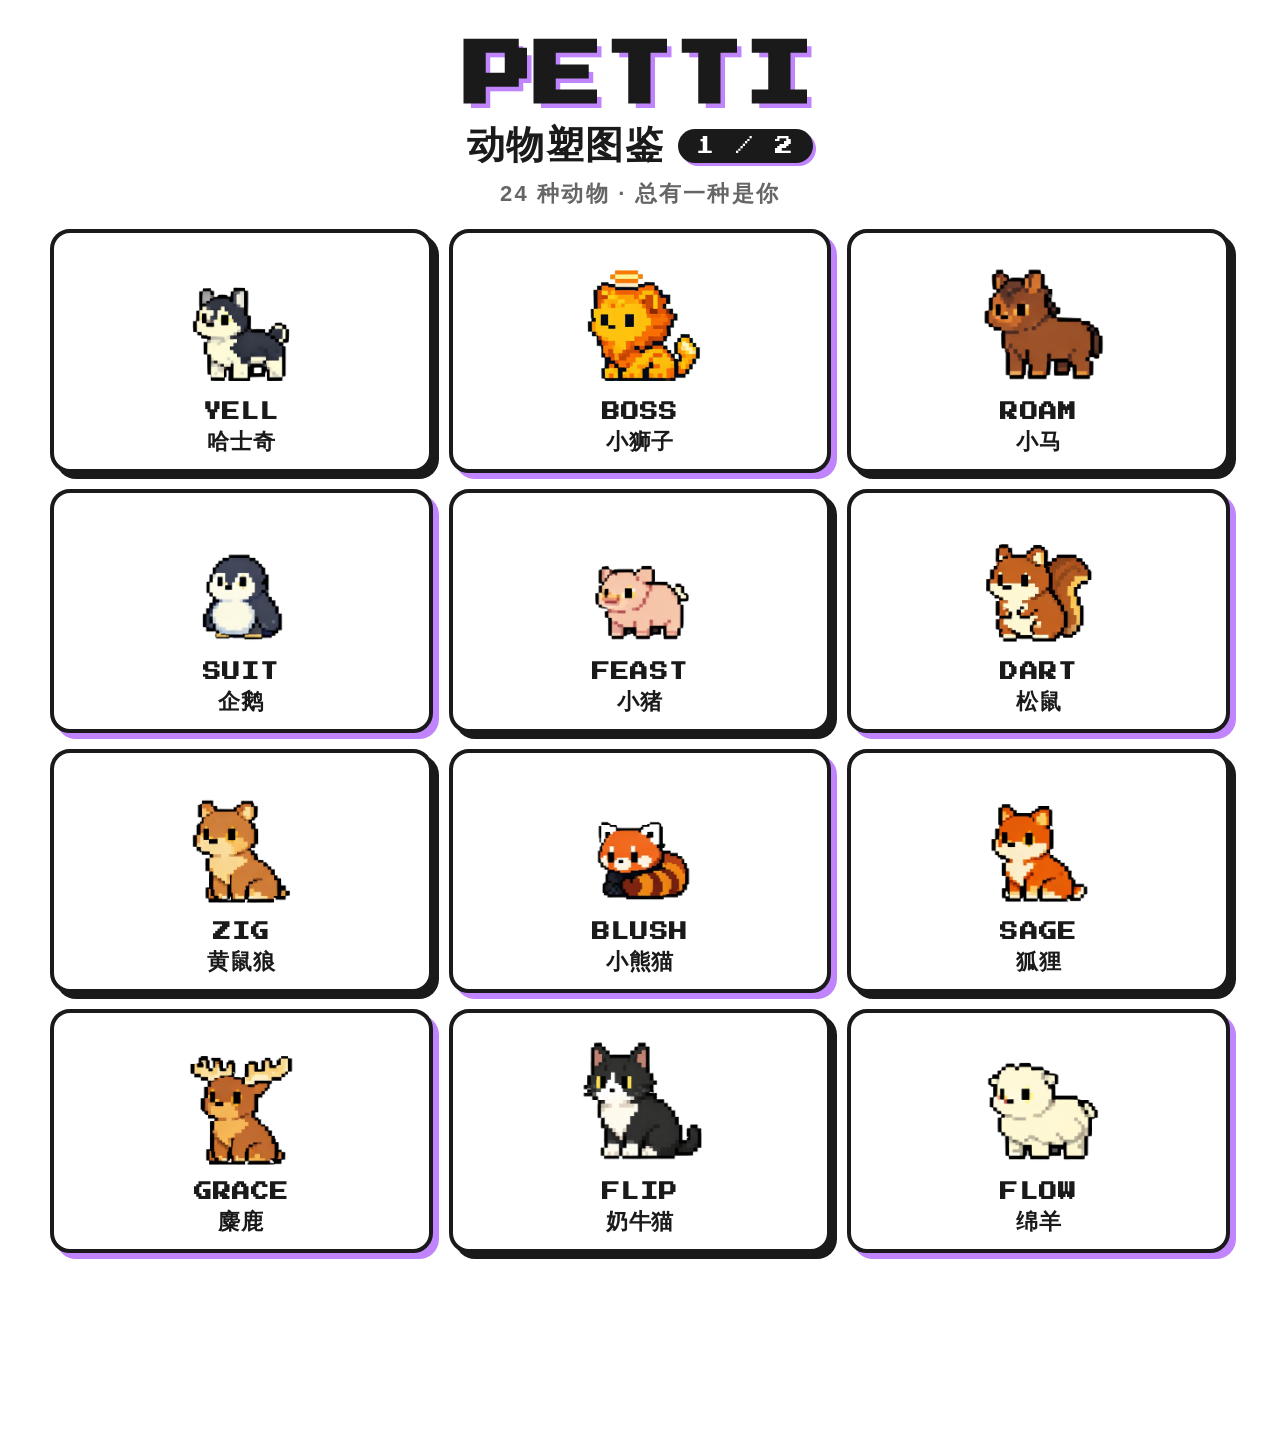
<file: promo/gallery-1.html>
<!doctype html>
<html>
<head>
  <meta charset="utf-8">
  <title>PETTI · 动物塑图鉴 1/2</title>
  <link rel="preconnect" href="https://fonts.googleapis.com">
  <link rel="preconnect" href="https://fonts.gstatic.com" crossorigin>
  <link href="https://fonts.googleapis.com/css2?family=Press+Start+2P&display=swap" rel="stylesheet">
  <style>
    * { box-sizing: border-box; margin: 0; padding: 0; }
    body {
      width: 1080px; height: 1440px; overflow: hidden; background: #FFFFFF;
      font-family: 'HarmonyOS Sans', 'PingFang SC', 'Microsoft YaHei', sans-serif; color: #1A1A1A;
    }
    .frame { position: absolute; inset: 0; padding: 44px 50px 40px; display: flex; flex-direction: column; }

    .head { text-align: center; margin-bottom: 20px; }
    .logo {
      font-family: 'Press Start 2P', monospace; font-size: 66px; letter-spacing: 0.06em;
      -webkit-text-stroke: 3px #1A1A1A; text-shadow: 6px 6px 0 #C084FC; margin-bottom: 10px;
      line-height: 1; font-weight: 900;
    }
    .sub-row { display: flex; justify-content: center; align-items: center; gap: 14px; margin-bottom: 8px; }
    .sub { font-size: 38px; font-weight: 900; letter-spacing: 0.04em; }
    .page-badge {
      background: #1A1A1A; color: #FFF; font-family: 'Press Start 2P', monospace;
      font-size: 18px; padding: 8px 18px; border-radius: 999px; letter-spacing: 0.1em;
      box-shadow: 3px 3px 0 #C084FC;
    }
    .count { font-size: 22px; color: #666; letter-spacing: 0.1em; font-weight: 600; }

    .grid {
      flex: 1;
      display: grid;
      grid-template-columns: repeat(3, 1fr);
      grid-template-rows: repeat(4, 1fr);
      gap: 16px;
    }
    .cell {
      background: #FFF; border: 4px solid #1A1A1A; box-shadow: 6px 6px 0 #1A1A1A;
      border-radius: 20px; padding: 12px 10px; display: flex; flex-direction: column;
      align-items: center; justify-content: center; overflow: hidden;
    }
    .cell:nth-child(2n) { box-shadow: 6px 6px 0 #C084FC; }

    .pic { width: 150px; height: 150px; display: grid; place-items: center; margin-bottom: 8px; }
    .pic img { width: 100%; height: 100%; object-fit: contain; image-rendering: auto; }

    .code {
      font-family: 'Press Start 2P', monospace; font-size: 18px; font-weight: 900;
      letter-spacing: 0.06em; color: #1A1A1A; margin-bottom: 6px;
    }
    .breed { font-size: 22px; font-weight: 700; letter-spacing: 0.04em; color: #1A1A1A; }
  </style>
</head>
<body>
  <div class="frame">
    <div class="head">
      <div class="logo">PETTI</div>
      <div class="sub-row">
        <div class="sub">动物塑图鉴</div>
        <div class="page-badge">1 / 2</div>
      </div>
      <div class="count">24 种动物 · 总有一种是你</div>
    </div>

    <div class="grid">
      <div class="cell"><div class="pic"><img src="../images/husky.png" alt=""></div><div class="code">YELL</div><div class="breed">哈士奇</div></div>
      <div class="cell"><div class="pic"><img src="../images/lion_cub.png" alt=""></div><div class="code">BOSS</div><div class="breed">小狮子</div></div>
      <div class="cell"><div class="pic"><img src="../images/pony.png" alt=""></div><div class="code">ROAM</div><div class="breed">小马</div></div>

      <div class="cell"><div class="pic"><img src="../images/penguin.png" alt=""></div><div class="code">SUIT</div><div class="breed">企鹅</div></div>
      <div class="cell"><div class="pic"><img src="../images/pig.png" alt=""></div><div class="code">FEAST</div><div class="breed">小猪</div></div>
      <div class="cell"><div class="pic"><img src="../images/squirrel.png" alt=""></div><div class="code">DART</div><div class="breed">松鼠</div></div>

      <div class="cell"><div class="pic"><img src="../images/weasel.png" alt=""></div><div class="code">ZIG</div><div class="breed">黄鼠狼</div></div>
      <div class="cell"><div class="pic"><img src="../images/red_panda.png" alt=""></div><div class="code">BLUSH</div><div class="breed">小熊猫</div></div>
      <div class="cell"><div class="pic"><img src="../images/fox.png" alt=""></div><div class="code">SAGE</div><div class="breed">狐狸</div></div>

      <div class="cell"><div class="pic"><img src="../images/deer.png" alt=""></div><div class="code">GRACE</div><div class="breed">麋鹿</div></div>
      <div class="cell"><div class="pic"><img src="../images/cowcat.png" alt=""></div><div class="code">FLIP</div><div class="breed">奶牛猫</div></div>
      <div class="cell"><div class="pic"><img src="../images/sheep.png" alt=""></div><div class="code">FLOW</div><div class="breed">绵羊</div></div>
    </div>
  </div>
</body>
</html>
</file>
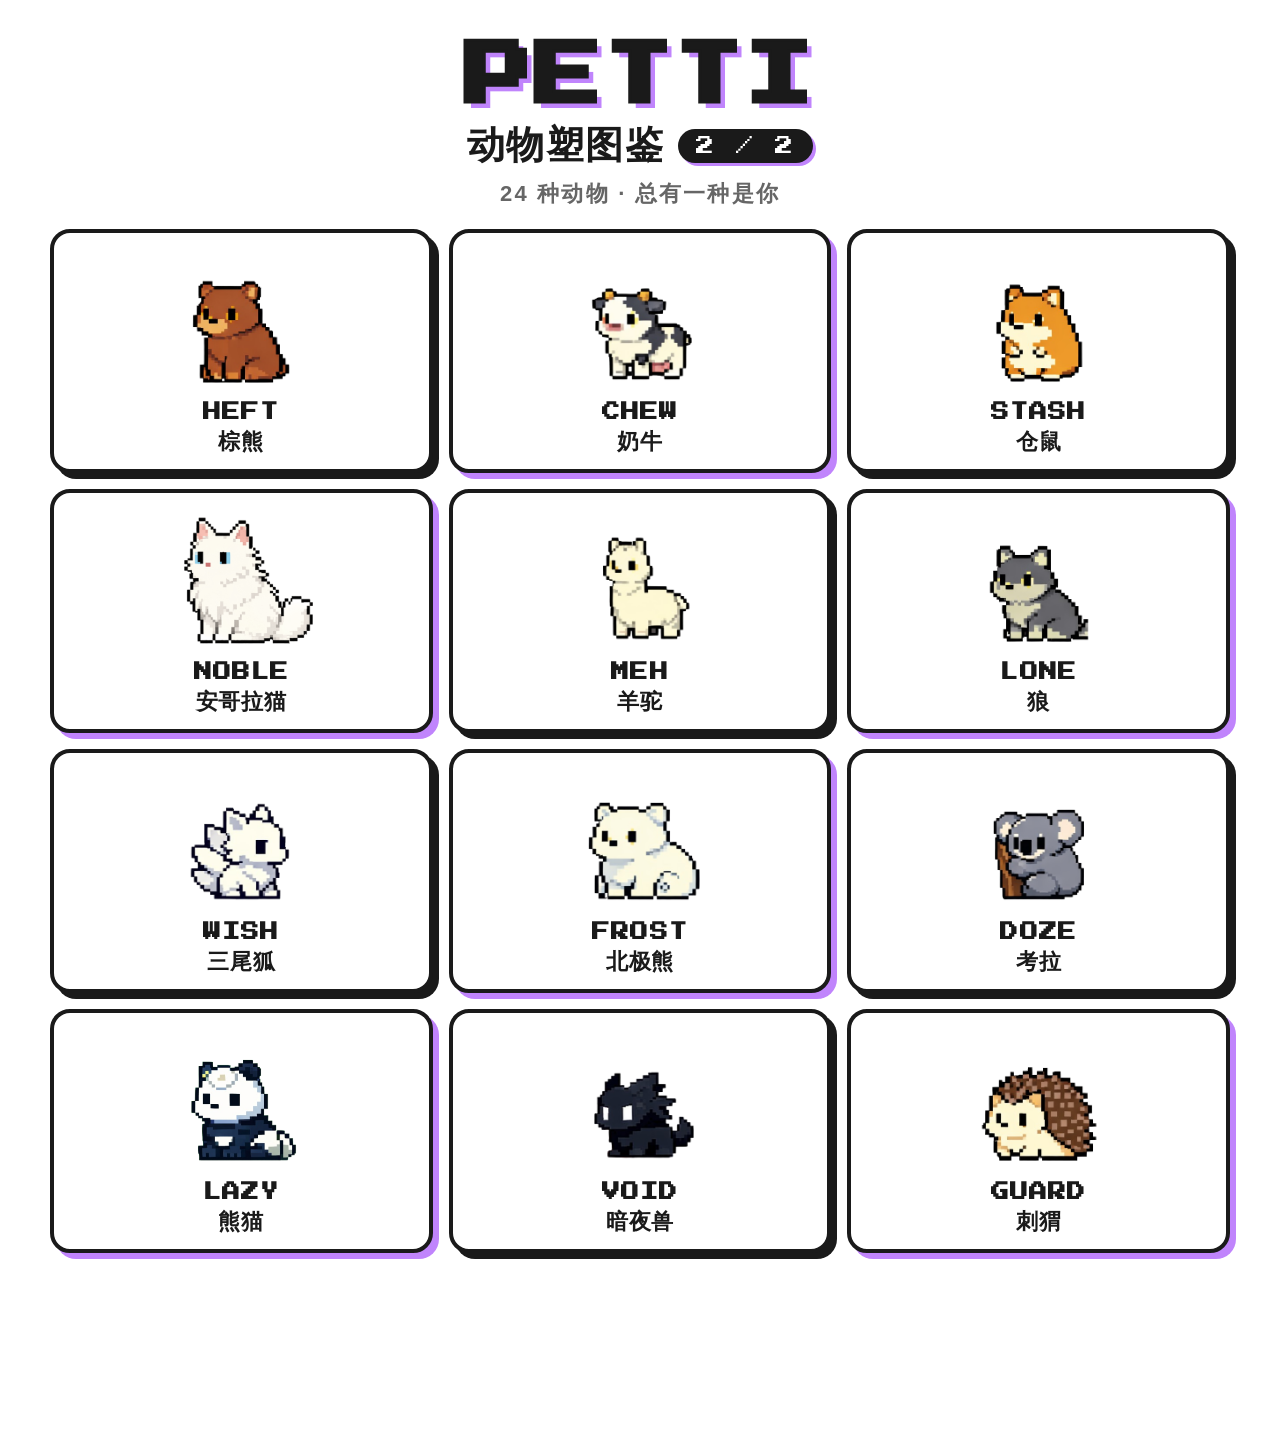
<file: promo/gallery-2.html>
<!doctype html>
<html>
<head>
  <meta charset="utf-8">
  <title>PETTI · 动物塑图鉴 2/2</title>
  <link rel="preconnect" href="https://fonts.googleapis.com">
  <link rel="preconnect" href="https://fonts.gstatic.com" crossorigin>
  <link href="https://fonts.googleapis.com/css2?family=Press+Start+2P&display=swap" rel="stylesheet">
  <style>
    * { box-sizing: border-box; margin: 0; padding: 0; }
    body {
      width: 1080px; height: 1440px; overflow: hidden; background: #FFFFFF;
      font-family: 'HarmonyOS Sans', 'PingFang SC', 'Microsoft YaHei', sans-serif; color: #1A1A1A;
    }
    .frame { position: absolute; inset: 0; padding: 44px 50px 40px; display: flex; flex-direction: column; }

    .head { text-align: center; margin-bottom: 20px; }
    .logo {
      font-family: 'Press Start 2P', monospace; font-size: 66px; letter-spacing: 0.06em;
      -webkit-text-stroke: 3px #1A1A1A; text-shadow: 6px 6px 0 #C084FC; margin-bottom: 10px;
      line-height: 1; font-weight: 900;
    }
    .sub-row { display: flex; justify-content: center; align-items: center; gap: 14px; margin-bottom: 8px; }
    .sub { font-size: 38px; font-weight: 900; letter-spacing: 0.04em; }
    .page-badge {
      background: #1A1A1A; color: #FFF; font-family: 'Press Start 2P', monospace;
      font-size: 18px; padding: 8px 18px; border-radius: 999px; letter-spacing: 0.1em;
      box-shadow: 3px 3px 0 #C084FC;
    }
    .count { font-size: 22px; color: #666; letter-spacing: 0.1em; font-weight: 600; }

    .grid {
      flex: 1;
      display: grid;
      grid-template-columns: repeat(3, 1fr);
      grid-template-rows: repeat(4, 1fr);
      gap: 16px;
    }
    .cell {
      background: #FFF; border: 4px solid #1A1A1A; box-shadow: 6px 6px 0 #1A1A1A;
      border-radius: 20px; padding: 12px 10px; display: flex; flex-direction: column;
      align-items: center; justify-content: center; overflow: hidden;
    }
    .cell:nth-child(2n) { box-shadow: 6px 6px 0 #C084FC; }

    .pic { width: 150px; height: 150px; display: grid; place-items: center; margin-bottom: 8px; }
    .pic img { width: 100%; height: 100%; object-fit: contain; image-rendering: auto; }

    .code {
      font-family: 'Press Start 2P', monospace; font-size: 18px; font-weight: 900;
      letter-spacing: 0.06em; color: #1A1A1A; margin-bottom: 6px;
    }
    .breed { font-size: 22px; font-weight: 700; letter-spacing: 0.04em; color: #1A1A1A; }
  </style>
</head>
<body>
  <div class="frame">
    <div class="head">
      <div class="logo">PETTI</div>
      <div class="sub-row">
        <div class="sub">动物塑图鉴</div>
        <div class="page-badge">2 / 2</div>
      </div>
      <div class="count">24 种动物 · 总有一种是你</div>
    </div>

    <div class="grid">
      <div class="cell"><div class="pic"><img src="../images/brown_bear.png" alt=""></div><div class="code">HEFT</div><div class="breed">棕熊</div></div>
      <div class="cell"><div class="pic"><img src="../images/cow.png" alt=""></div><div class="code">CHEW</div><div class="breed">奶牛</div></div>
      <div class="cell"><div class="pic"><img src="../images/hamster.png" alt=""></div><div class="code">STASH</div><div class="breed">仓鼠</div></div>

      <div class="cell"><div class="pic"><img src="../images/angora.png" alt=""></div><div class="code">NOBLE</div><div class="breed">安哥拉猫</div></div>
      <div class="cell"><div class="pic"><img src="../images/alpaca.png" alt=""></div><div class="code">MEH</div><div class="breed">羊驼</div></div>
      <div class="cell"><div class="pic"><img src="../images/wolf.png" alt=""></div><div class="code">LONE</div><div class="breed">狼</div></div>

      <div class="cell"><div class="pic"><img src="../images/kitsune.png" alt=""></div><div class="code">WISH</div><div class="breed">三尾狐</div></div>
      <div class="cell"><div class="pic"><img src="../images/polar_bear.png" alt=""></div><div class="code">FROST</div><div class="breed">北极熊</div></div>
      <div class="cell"><div class="pic"><img src="../images/koala.png" alt=""></div><div class="code">DOZE</div><div class="breed">考拉</div></div>

      <div class="cell"><div class="pic"><img src="../images/panda.png" alt=""></div><div class="code">LAZY</div><div class="breed">熊猫</div></div>
      <div class="cell"><div class="pic"><img src="../images/night_beast.png" alt=""></div><div class="code">VOID</div><div class="breed">暗夜兽</div></div>
      <div class="cell"><div class="pic"><img src="../images/hedgehog.png" alt=""></div><div class="code">GUARD</div><div class="breed">刺猬</div></div>
    </div>
  </div>
</body>
</html>
</file>
